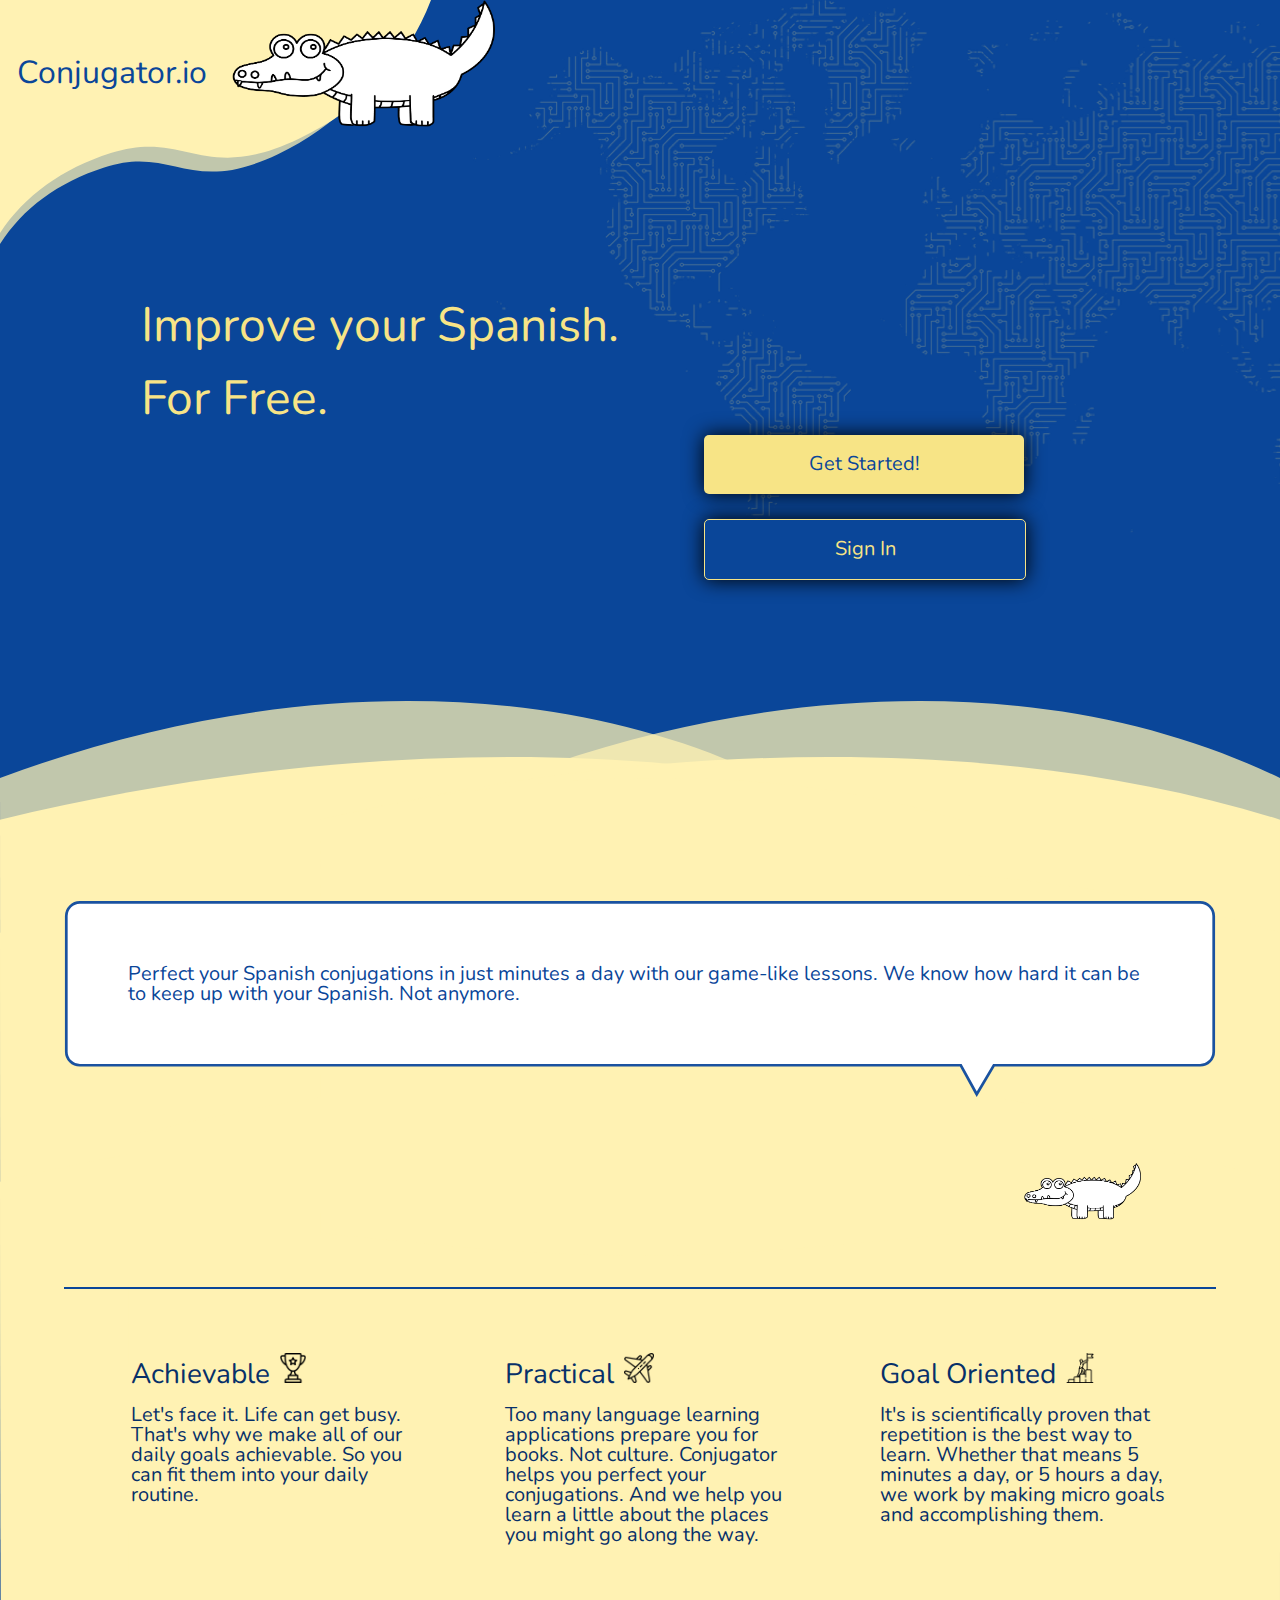
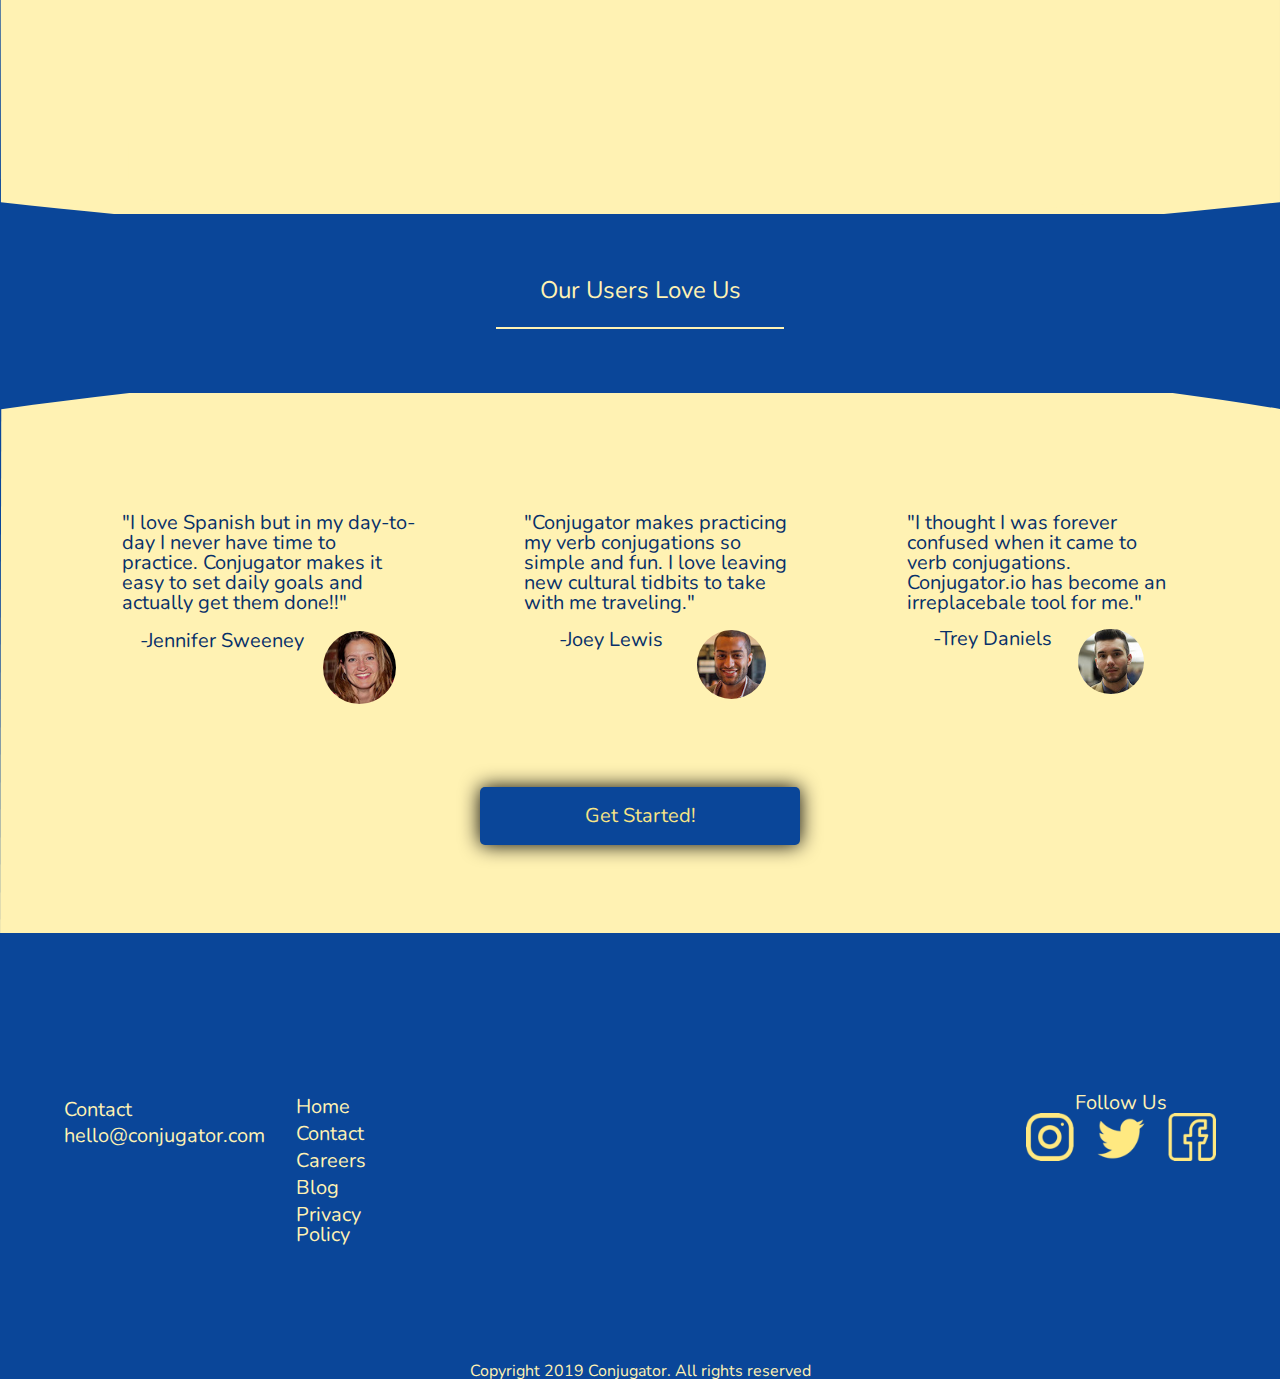
<file: Gavin-Dreyer/index.html>
<!DOCTYPE html>
<html lang="en">
<head>
    <meta charset="UTF-8">
    <meta name="viewport" content="width=device-width, initial-scale=1.0">
    <meta http-equiv="X-UA-Compatible" content="ie=edge">

    <title>Conjugator.io</title>

    <link href="https://fonts.googleapis.com/css?family=Nunito&display=swap" rel="stylesheet">
    <link rel="stylesheet" href="css/index.css">
    <title>Document</title>
</head>

<body>
    <section class="mainBody">
        <header>
            <div id="logoContainer">
                <p>Conjugator.io</p>
                <img id="alligator" src="assets/gatorlogo.svg" alt="Cartoon alligator">
                <div id="wave1"></div>
                <div id="wave2"></div>
            </div> 
            <h1>
                Improve your Spanish.
            </h1>
            <h1>
                For Free.
            </h1>
            <div id="btn1">
                <a href="https://adoring-mayer-239662.netlify.com/signup">
                    Get Started!
                </a>
            </div>
            <div id="btn2">
                <a href="https://adoring-mayer-239662.netlify.com/login">Sign In
                </a>
            </div>
        </header>

        <section class="about">
            <div id="aboutTop">
                <p>
                    Perfect your Spanish conjugations in just minutes a day with our game-like lessons. We know how hard it can be to keep up with your Spanish. Not anymore.
                </p>
            </div>

            <img id ="gator" src="assets/gatorlogo.svg" alt="Cartoon alligator">

            <div id="aboutBottom">
                <div class="bottomInfo">
                    <h3>
                        Achievable
                        <img src="assets/trophy icon.svg" alt="trophy">
                    </h3>
                    <p>
                        Let's face it. Life can get busy. That's why we make all of our daily goals achievable. So you can fit them into your daily routine.
                    </p>
                </div>
                <div class="bottomInfo">
                    <h3>
                        Practical
                        <img src="assets/airplane icon.svg" alt="airplane">
                    </h3>
                    <p>
                        Too many language learning applications prepare you for books. Not culture. Conjugator helps you perfect your conjugations. And we help you learn a little about the places you might go along the way.
                    </p>
                </div>
                <div class="bottomInfo">
                    <h3>
                        Goal Oriented
                        <img src="assets/goal icon.svg" alt="Lifting a flag in the sky">
                    </h3>
                    <p>
                        It's is scientifically proven that repetition is the best way to learn. Whether that means 5 minutes a day, or 5 hours a day, we work by making micro goals and accomplishing them.
                    </p>
                </div>
            </div>
        </section>
    

        <div id="middleText">
            Our Users Love Us
        </div>

    <section id="bottomHalf">
        <section id="userFeedBack">
            <div class="person">
                <p>
                    "I love Spanish but in my day-to-day I never have time to practice. Conjugator makes it easy to set daily goals and actually get them done!!"
                </p>
                <p class="name">
                    -Jennifer Sweeney
                    <img src="assets/customer-2.jpg" alt="woman">
                </p>
            </div>
            <div class="person">
                    <p>
                        "Conjugator makes practicing my verb conjugations so simple and fun. I love leaving new cultural tidbits to take with me traveling."
                    </p>
                    <p class="name">
                        -Joey Lewis
                        <img src="assets/customer-1.jpg" alt="man">
                    </p>
                </div>
            <div class="person">
                <p>
                    "I thought I was forever confused when it came to verb conjugations. Conjugator.io has become an irreplacebale tool for me."
                </p>
                <p class="name">
                    -Trey Daniels
                    <img src="assets/customer-3.jpg" alt="man">
                </p>
            </div>
        </section>

        <div id="bottomBtn">
            Get Started!
        </div>
    </section>

    <section class="contactInfo">
            <div id="contact">
                <div id="contactP">
                        <p>
                            Contact
                        </p>
                        <p>
                            hello@conjugator.com
                        </p>
                </div>
                <nav>
                    <a href="index.html">Home</a>
                    <a href="about.html">Contact</a>
                    <a href="#">Careers</a>
                    <a href="#">Blog</a>
                    <a href="#">Privacy Policy</a>
                </nav>
            </div>
            <div id="socials">
                <p>Follow Us</p>
                <img src="assets/social icons.png" alt="Instagram, Twitter, Facebook logos">
            </div>
    </section>

        <footer>
            Copyright 2019 Conjugator. All rights reserved
        </footer>
    </section>
</body>
</html>
</file>
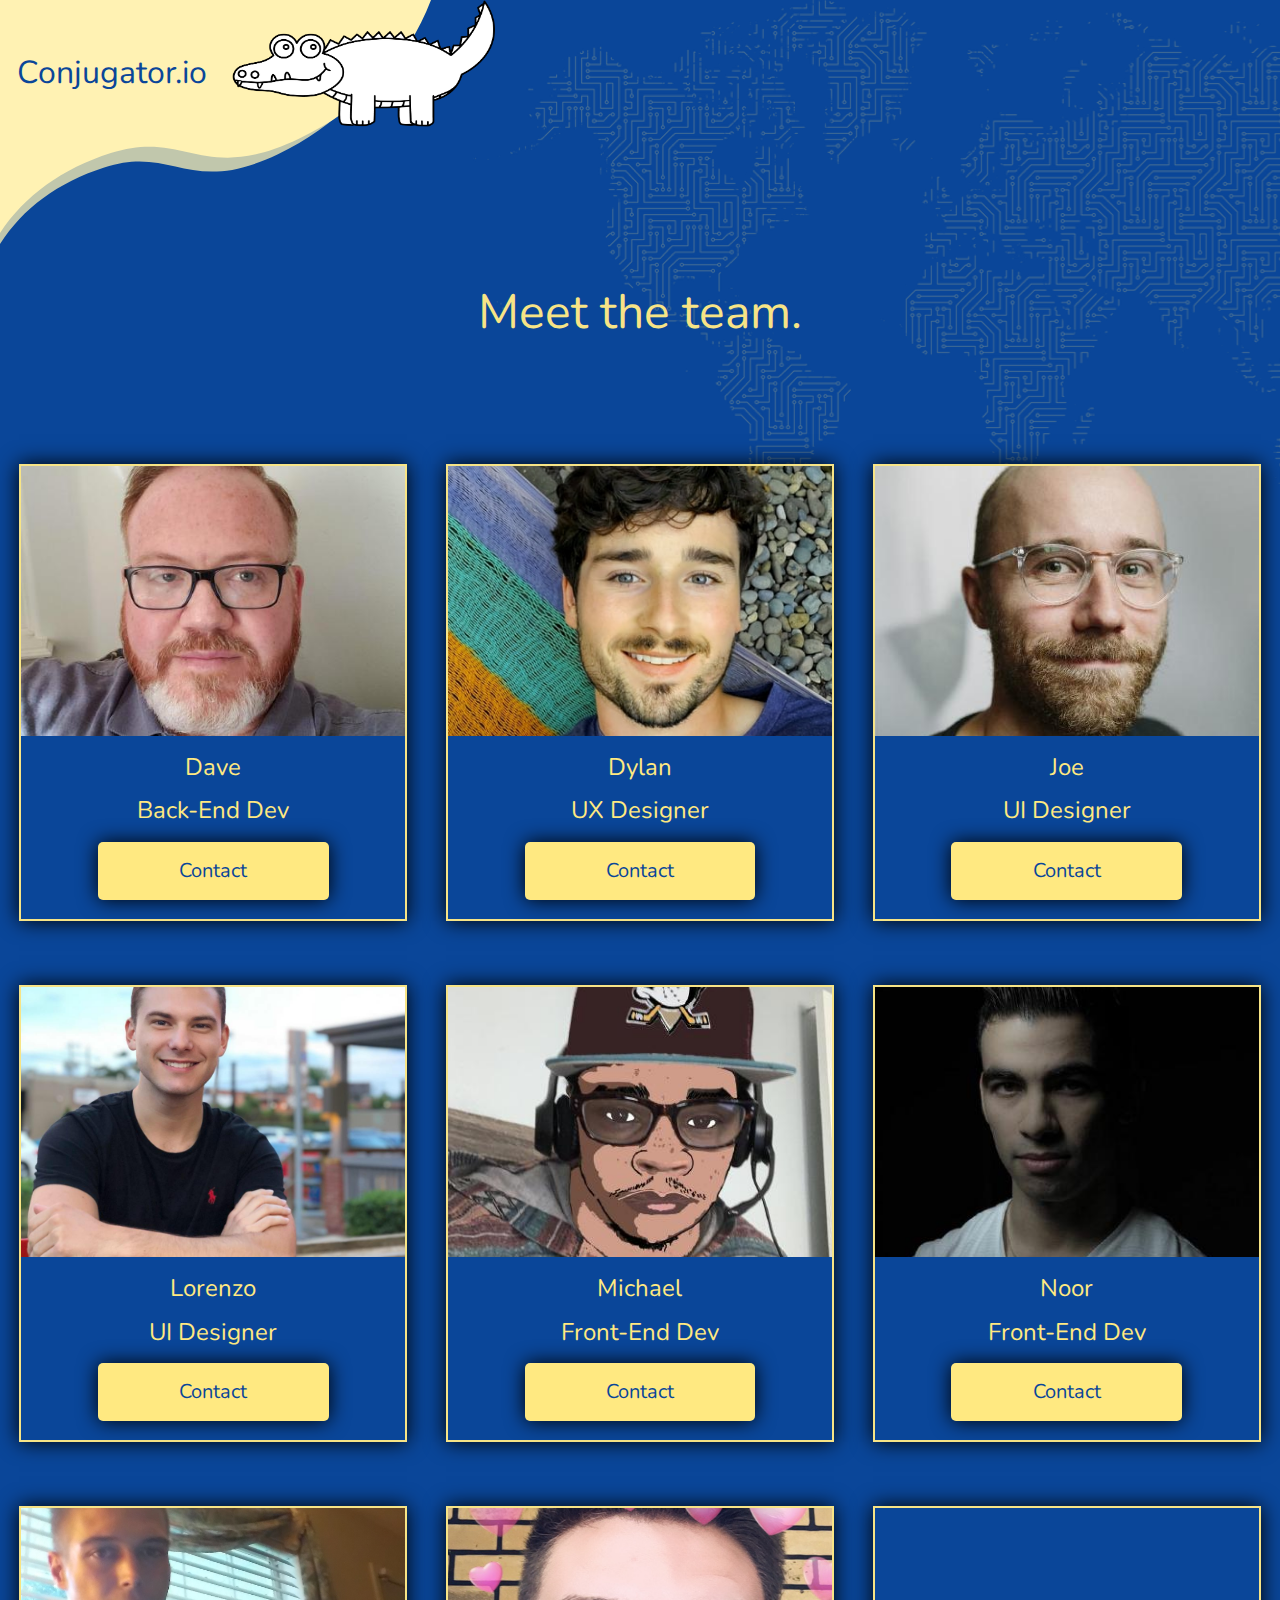
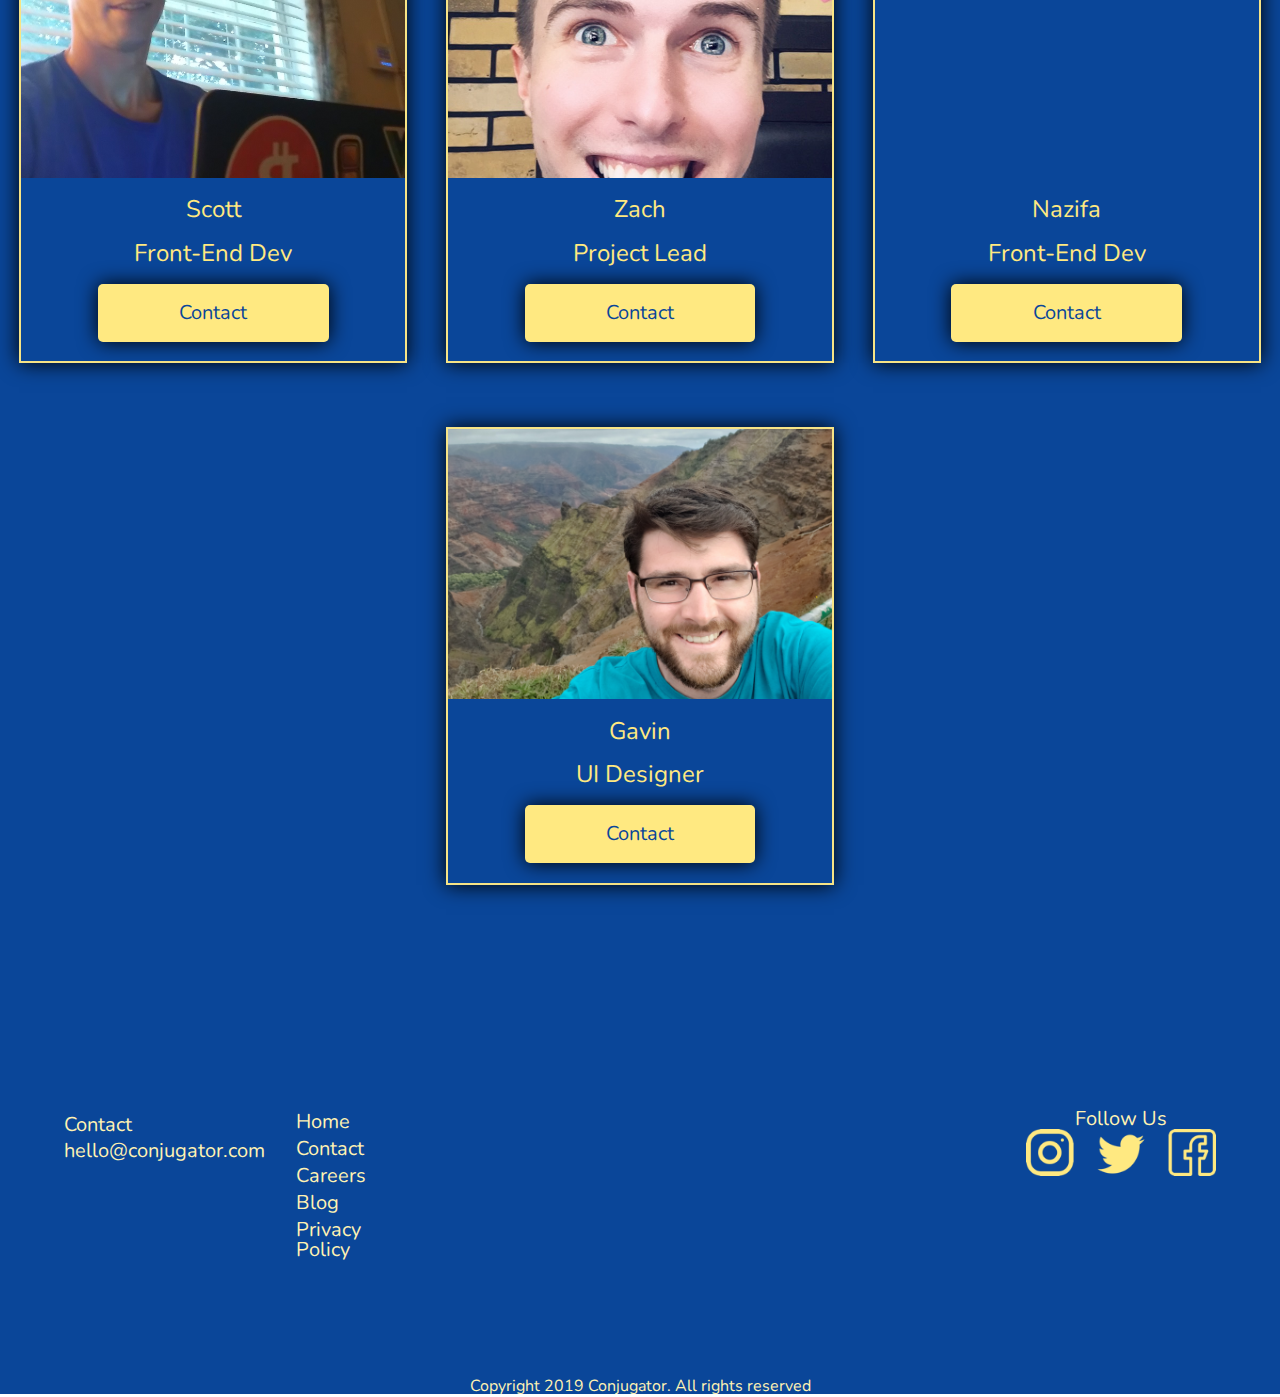
<file: Gavin-Dreyer/about.html>
<!DOCTYPE html>
<html lang="en">
<head>
    <meta charset="UTF-8">
    <meta name="viewport" content="width=device-width, initial-scale=1.0">
    <meta http-equiv="X-UA-Compatible" content="ie=edge">

    <title>Conjugator.io</title>

    <link href="https://fonts.googleapis.com/css?family=Nunito&display=swap" rel="stylesheet">
    <link rel="stylesheet" href="css/about.css">
    <title>Document</title>
</head>

<body>
    <section class="mainBody">
        <header>
            <div id="logoContainer">
                <p>Conjugator.io</p>
                <img id="alligator" src="assets/gatorlogo.svg" alt="Cartoon alligator">
            </div> 
            <h1>
                Meet the team.
            </h1>
        </header>

        <section id="teamContainer">
            <div class=team>
                <div class="picture1"></div>
                <p>Dave</p>
                <p>Back-End Dev</p>
                <div class="btn">Contact</div>
            </div>
            <div class=team>
                <div class="picture2"></div>
                <p>Dylan</p>
                <p>UX Designer</p>
                <div class="btn">Contact</div>
            </div>
            <div class=team>
                <div class="picture3"></div>
                <p>Joe</p>
                <p>UI Designer</p>
                <div class="btn">Contact</div>
            </div>
            <div class=team>
                <div class="picture4"></div>
                <p>Lorenzo</p>
                <p>UI Designer</p>
                <div class="btn">Contact</div>
            </div>
            <div class=team>
                <div class="picture5"></div>
                <p>Michael</p>
                <p>Front-End Dev</p>
                <div class="btn">Contact</div>
            </div>
            <div class=team>
                <div class="picture6"></div>
                <p>Noor</p>
                <p>Front-End Dev</p>
                <div class="btn">Contact</div>
            </div>
            <div class=team>
                <div class="picture7"></div>
                <p>Scott</p>
                <p>Front-End Dev</p>
                <div class="btn">Contact</div>
            </div>
            <div class=team>
                <div class="picture8"></div>
                <p>Zach</p>
                <p>Project Lead</p>
                <div class="btn">Contact</div>
            </div>
            <div class=team>
                <div class="picture9"></div>
                <p>Nazifa</p>
                <p>Front-End Dev</p>
                <div class="btn">Contact</div>
            </div>
            <div class=team>
                <div class="picture10"></div>
                <p>Gavin</p>
                <p>UI Designer</p>
                <div class="btn">Contact</div>
            </div>
        </section>

        <section class="contactInfo">
            <div id="contact">
                <div id="contactP">
                        <p>
                            Contact
                        </p>
                        <p>
                            hello@conjugator.com
                        </p>
                </div>
                <nav>
                    <a href="index.html">Home</a>
                    <a href="about.html">Contact</a>
                    <a href="#">Careers</a>
                    <a href="#">Blog</a>
                    <a href="#">Privacy Policy</a>
                </nav>
            </div>
            <div id="socials">
                <p>Follow Us</p>
                <img src="assets/social icons.png" alt="Instagram, Twitter, Facebook logos">
            </div>
        </section>
    
        <footer>
            Copyright 2019 Conjugator. All rights reserved
        </footer>
    </section>
</body>
</file>
<file: Gavin-Dreyer/css/index.css>
/* http://meyerweb.com/eric/tools/css/reset/ 
   v2.0 | 20110126
   License: none (public domain)
*/
html,
body,
div,
span,
applet,
object,
iframe,
h1,
h2,
h3,
h4,
h5,
h6,
p,
blockquote,
pre,
a,
abbr,
acronym,
address,
big,
cite,
code,
del,
dfn,
em,
img,
ins,
kbd,
q,
s,
samp,
small,
strike,
strong,
sub,
sup,
tt,
var,
b,
u,
i,
center,
dl,
dt,
dd,
ol,
ul,
li,
fieldset,
form,
label,
legend,
table,
caption,
tbody,
tfoot,
thead,
tr,
th,
td,
article,
aside,
canvas,
details,
embed,
figure,
figcaption,
footer,
header,
hgroup,
menu,
nav,
output,
ruby,
section,
summary,
time,
mark,
audio,
video {
  margin: 0;
  padding: 0;
  border: 0;
  font-size: 100%;
  font: inherit;
  vertical-align: baseline;
}
/* HTML5 display-role reset for older browsers */
article,
aside,
details,
figcaption,
figure,
footer,
header,
hgroup,
menu,
nav,
section {
  display: block;
}
body {
  line-height: 1;
}
ol,
ul {
  list-style: none;
}
blockquote,
q {
  quotes: none;
}
blockquote:before,
blockquote:after,
q:before,
q:after {
  content: '';
  content: none;
}
table {
  border-collapse: collapse;
  border-spacing: 0;
}
@keyframes pulse1 {
  0%,
  100% {
    background-color: #F7E486;
  }
  50% {
    background-color: lightgrey;
  }
}
@keyframes pulse2 {
  0%,
  100% {
    background-color: #0A4699;
  }
  50% {
    background-color: lightgrey;
  }
}
body {
  font-family: 'Nunito', sans-serif;
}
body .mainBody {
  background-image: url(../assets/yellowmap.png);
  background-color: #0A4699;
  background-repeat: no-repeat;
  background-position: 167% 0%, 50% 85%;
  background-size: auto, 100%;
  min-height: 240vh;
}
body .mainBody header #logoContainer {
  display: flex;
  font-size: 2rem;
  height: 32vh;
  width: 435px;
  background-image: url(../assets/wave.svg), url(../assets/wave2.svg);
  background-repeat: no-repeat;
  background-size: auto, 400px 270px;
}
body .mainBody header #logoContainer p {
  padding: 13% 0 0 4%;
  color: #0A4699;
}
body .mainBody header #logoContainer img {
  margin: 0 0 0 0;
  padding: 0 0 160px 25px;
}
body .mainBody header h1 {
  color: #F7E486;
  font-size: 3rem;
  margin: 0 0 0 10%;
  padding: 1%;
}
body .mainBody header #btn1 {
  display: flex;
  font-size: 1.25rem;
  background: #F7E486;
  color: #0A4699;
  width: 15%;
  justify-content: center;
  align-items: center;
  padding: 1.5% 5%;
  border-radius: 5px;
  margin: 0 0 2% 55%;
  box-shadow: 0 0 20px black;
}
body .mainBody header #btn1 a {
  text-decoration: none;
  font-size: 1.25rem;
  color: #0A4699;
}
body .mainBody header #btn1:hover {
  animation: pulse1 3s ease infinite alternate;
}
body .mainBody header #btn2 {
  display: flex;
  font-size: 1.25rem;
  background: #0A4699;
  color: #F7E486;
  width: 15%;
  justify-content: center;
  align-items: center;
  padding: 1.5% 5%;
  border-radius: 5px;
  border: 1px solid #F7E486;
  margin: 0 0 0 55%;
  box-shadow: 0 0 20px black;
}
body .mainBody header #btn2 a {
  text-decoration: none;
  font-size: 1.25rem;
  color: #F7E486;
}
body .mainBody header #btn2:hover {
  animation: pulse2 3s ease infinite alternate;
}
body .mainBody .about {
  margin: 5% 0 0 0;
  height: 130vh;
  background-image: url(../assets/hugeCenter.svg), url(../assets/hugeCenter.svg), url(../assets/hugeCenter.svg), url(../assets/hugeCenter.svg), url(../assets/hugeCenter.svg), url(../assets/hugeCenter.svg), url(../assets/hugeCenter.svg), url(../assets/hugeCenter.svg), url(../assets/topopache.svg), url(../assets/topopache.svg);
  background-size: 50%, 80%, 75%, 75%, 75%, 75%, 75%, 75%, 60%, 60%;
  background-position: 50% 19.5%, 50% 105%, 0 105%, 100% 105%, 100% 50%, 100% 25%, 0 25%, 0 50%, 0% 20%, 100% 20%;
  background-repeat: no-repeat;
}
body .mainBody .about #aboutTop {
  display: flex;
  flex-direction: column;
  align-items: flex-end;
  width: 100%;
  margin: 0 auto 0 auto;
  padding: 5% 0 0 0;
}
body .mainBody .about #aboutTop p {
  background-image: url(../assets/longbubble.svg);
  background-size: contain;
  background-position: 50% 50%;
  background-repeat: no-repeat;
  width: 80%;
  height: 15vh;
  margin: 10% auto 0 auto;
  padding: 10% 5% 5% 5%;
  font-size: 1.25rem;
  color: #0A4699;
}
body .mainBody .about #gator {
  margin: 0 0% 0 80%;
}
body .mainBody .about #aboutBottom {
  height: 40vh;
  width: 90%;
  display: flex;
  justify-content: space-evenly;
  margin: 5% auto 0 auto;
  padding: 5% 0 0 0;
  border-top: 2px solid #0A4699;
  color: #073069;
}
body .mainBody .about #aboutBottom .bottomInfo {
  width: 30%;
}
body .mainBody .about #aboutBottom .bottomInfo h3 {
  font-size: 1.75rem;
  padding: 0 0 0 11%;
}
body .mainBody .about #aboutBottom .bottomInfo h3 img {
  margin: 0 0 0 1%;
}
body .mainBody .about #aboutBottom .bottomInfo p {
  margin: 5% 0 0 0;
  padding: 0 0 0 11%;
  width: 85%;
  font-size: 1.25rem;
}
body .mainBody #middleText {
  margin: 5% auto 0 auto;
  font-size: 1.5rem;
  text-align: center;
  color: #FFF2B3;
  border-bottom: 2px solid #FFF2B3;
  width: 22.5%;
  padding: 0 0 2% 0;
}
body .mainBody #bottomHalf {
  display: flex;
  flex-direction: column;
  justify-content: space-around;
  background-image: url(../assets/Rounded.svg);
  background-size: cover;
  background-position: 50% 50%;
  background-repeat: no-repeat;
  height: 60vh;
  margin: 5% 0 0 0;
}
body .mainBody #bottomHalf #userFeedBack {
  display: flex;
  justify-content: space-around;
  height: 25vh;
  margin: 7.5% auto 0 auto;
  width: 90%;
  color: #073069;
}
body .mainBody #bottomHalf #userFeedBack .person {
  font-size: 1.25rem;
  display: flex;
  flex-direction: column;
  align-items: space-evenly;
  margin: 0 0 0 5%;
}
body .mainBody #bottomHalf #userFeedBack .person p {
  display: flex;
  justify-content: space-evenly;
  width: 85%;
  margin: 0 0 5% 0;
}
body .mainBody #bottomHalf #userFeedBack .person p img {
  border-radius: 50px;
  width: 25%;
  height: auto;
}
body .mainBody #bottomHalf #bottomBtn {
  display: flex;
  font-size: 1.25rem;
  background: #0A4699;
  color: #F7E486;
  width: 15%;
  justify-content: center;
  align-items: center;
  padding: 1.5% 5%;
  border-radius: 5px;
  margin: 0 auto 5% auto;
  box-shadow: 0 0 20px black;
}
body .mainBody #bottomHalf #bottomBtn:hover {
  animation: pulse2 3s ease infinite alternate;
}
body .mainBody .contactInfo {
  display: flex;
  width: 90%;
  height: 25vh;
  margin: 12.5% auto 0 auto;
  color: #FFF2B3;
  font-size: 1.25rem;
}
body .mainBody .contactInfo #contact {
  display: flex;
}
body .mainBody .contactInfo #contact #contactP {
  padding: 2.5% 0 0 0;
}
body .mainBody .contactInfo #contact #contactP p {
  padding: 0 0 3% 0;
}
body .mainBody .contactInfo #contact nav {
  display: flex;
  flex-direction: column;
  margin: 0 0 0 10%;
}
body .mainBody .contactInfo #contact nav a {
  text-decoration: none;
  color: #FFF2B3;
  padding: 5%;
}
body .mainBody .contactInfo #socials {
  margin: 0 0 0 60%;
}
body .mainBody .contactInfo #socials p {
  text-align: center;
  width: 100%;
}
body .mainBody .contactInfo #socials img {
  height: auto;
  width: 100%;
}
body .mainBody footer {
  text-align: center;
  color: #FFF2B3;
  margin: 3.5% 0 0 0;
}
@media (max-width: 500px) {
  body {
    max-width: 100%;
    height: 360vh;
  }
  body .mainBody {
    background-image: url(../assets/yellowmap.png);
    background-color: #0A4699;
    background-repeat: no-repeat;
    background-position: 50% 10%;
    background-size: contain;
  }
  body .mainBody header #logoContainer {
    height: 50vh;
    font-size: 1.5rem;
    width: 100%;
  }
  body .mainBody header #logoContainer img {
    height: 5vh;
    padding: 5% 0 0 0;
  }
  body .mainBody header h1 {
    margin: auto;
    text-align: center;
    font-size: 2.5rem;
  }
  body .mainBody header #btn1 {
    display: flex;
    font-size: 1.25rem;
    background: #F7E486;
    color: #0A4699;
    width: 40%;
    justify-content: center;
    align-items: center;
    padding: 1.5% 5%;
    border-radius: 5px;
    margin: 5% 0 4% 25%;
  }
  body .mainBody header #btn2 {
    display: flex;
    font-size: 1.25rem;
    background: #0A4699;
    color: #F7E486;
    width: 40%;
    justify-content: center;
    align-items: center;
    padding: 1.5% 5%;
    border-radius: 5px;
    border: 1px solid #F7E486;
    margin: 0 0 0 25%;
  }
  body .mainBody .about {
    margin: 10% 0 0 0;
    height: 130vh;
    background-image: url(../assets/hugeCenter.svg), url(../assets/hugeCenter.svg), url(../assets/hugeCenter.svg), url(../assets/hugeCenter.svg), url(../assets/hugeCenter.svg), url(../assets/hugeCenter.svg), url(../assets/hugeCenter.svg), url(../assets/topopache.svg), url(../assets/topopache.svg), url(../assets/hugeCenter.svg);
    background-size: 100%, 100%, 100%, 100%, 100%, 100%, 100%, 60%, 60%, 100%;
    background-position: 0 100%, 0 90%, 0 80%, 100% 25%, 100% 25%, 0 25%, 0 50%, 0% 24%, 100% 24%, 0 30%;
    background-repeat: no-repeat;
    max-width: 100%;
  }
  body .mainBody .about #aboutTop {
    display: flex;
    flex-direction: column;
    align-items: flex-end;
    max-width: 90%;
    padding: 070% 0 0 0;
    margin: 0% auto 0 auto;
    border-radius: 5px;
    background-image: url(../assets/textbubble.svg);
    background-size: 75%;
    background-position: 50% 90%;
    background-repeat: no-repeat;
  }
  body .mainBody .about #aboutTop p {
    background-image: none;
    width: 65%;
    height: 2.5vh;
    margin: 0 auto 0 auto;
    padding: 0% 0 40% 0;
    font-size: 0.85rem;
    color: #0A4699;
  }
  body .mainBody .about #gator {
    margin: 0 0 0 60%;
  }
  body .mainBody .about #aboutBottom {
    height: 70vh;
    width: 100%;
    display: flex;
    flex-direction: column;
    flex-wrap: wrap;
    align-content: center;
    padding: 5% 0 5% 0;
    margin: 0 auto 0 auto;
    background-image: url(../assets/hugeCenter.svg);
    border-radius: 95px;
  }
  body .mainBody .about #aboutBottom .bottomInfo {
    width: 90%;
  }
  body .mainBody .about #aboutBottom .bottomInfo h3 {
    font-size: 1rem;
    padding: 0 0 0 11%;
  }
  body .mainBody .about #aboutBottom .bottomInfo h3 img {
    margin: 0 0 0 1%;
  }
  body .mainBody .about #aboutBottom .bottomInfo p {
    margin: 5% 0 0 0;
    padding: 0 0 0 11%;
    width: 85%;
    font-size: 1rem;
  }
  body .mainBody #middleText {
    margin: 30% auto 10% auto;
    font-size: 1.5rem;
    text-align: center;
    color: #FFF2B3;
    border-bottom: 2px solid #FFF2B3;
    width: 50%;
    padding: 0 0 2% 0;
  }
  body .mainBody #bottomHalf {
    display: flex;
    flex-direction: column;
    justify-content: space-around;
    background-image: url(../assets/Rounded.svg);
    background-size: cover;
    background-position: 50% 50%;
    background-repeat: no-repeat;
    height: 100vh;
    margin: 0 0 0 0;
  }
  body .mainBody #bottomHalf #userFeedBack {
    display: flex;
    flex-direction: column;
    justify-content: space-around;
    height: 50vh;
    margin: 7.5% auto 0 auto;
    width: 90%;
  }
  body .mainBody #bottomHalf #userFeedBack .person {
    font-size: 1rem;
    display: flex;
    flex-direction: column;
    align-items: space-evenly;
    margin: auto 0 auto 20%;
  }
  body .mainBody #bottomHalf #userFeedBack .person p {
    display: flex;
    justify-content: space-evenly;
    width: 85%;
    margin: 0 0 5% 0;
  }
  body .mainBody #bottomHalf #userFeedBack .person p img {
    border-radius: 50px;
    width: 15%;
    height: auto;
  }
  body .mainBody #bottomHalf #bottomBtn {
    display: flex;
    font-size: 1.25rem;
    background: #0A4699;
    color: #F7E486;
    width: 40%;
    justify-content: center;
    align-items: center;
    padding: 1.5% 5%;
    border-radius: 5px;
    margin: 0 auto 5% auto;
  }
  body .mainBody .contactInfo {
    display: flex;
    flex-direction: column;
    margin: 5% 0 20% 0;
  }
  body .mainBody .contactInfo #contact nav {
    margin: 0;
  }
  body .mainBody .contactInfo #socials {
    margin: 0 0 0 0;
  }
  body .mainBody .contactInfo #socials p {
    padding: 0 0 0 0;
  }
  body .mainBody .contactInfo #socials img {
    height: auto;
    width: 50%;
    margin: 0 0 0 25%;
  }
}
</file>
<file: Gavin-Dreyer/css/about.css>
/* http://meyerweb.com/eric/tools/css/reset/ 
   v2.0 | 20110126
   License: none (public domain)
*/
html,
body,
div,
span,
applet,
object,
iframe,
h1,
h2,
h3,
h4,
h5,
h6,
p,
blockquote,
pre,
a,
abbr,
acronym,
address,
big,
cite,
code,
del,
dfn,
em,
img,
ins,
kbd,
q,
s,
samp,
small,
strike,
strong,
sub,
sup,
tt,
var,
b,
u,
i,
center,
dl,
dt,
dd,
ol,
ul,
li,
fieldset,
form,
label,
legend,
table,
caption,
tbody,
tfoot,
thead,
tr,
th,
td,
article,
aside,
canvas,
details,
embed,
figure,
figcaption,
footer,
header,
hgroup,
menu,
nav,
output,
ruby,
section,
summary,
time,
mark,
audio,
video {
  margin: 0;
  padding: 0;
  border: 0;
  font-size: 100%;
  font: inherit;
  vertical-align: baseline;
}
/* HTML5 display-role reset for older browsers */
article,
aside,
details,
figcaption,
figure,
footer,
header,
hgroup,
menu,
nav,
section {
  display: block;
}
body {
  line-height: 1;
}
ol,
ul {
  list-style: none;
}
blockquote,
q {
  quotes: none;
}
blockquote:before,
blockquote:after,
q:before,
q:after {
  content: '';
  content: none;
}
table {
  border-collapse: collapse;
  border-spacing: 0;
}
@keyframes pulse1 {
  0%,
  100% {
    background-color: #F7E486;
  }
  50% {
    background-color: lightgrey;
  }
}
body {
  font-family: 'Nunito', sans-serif;
}
body .mainBody {
  background-image: url(../assets/yellowmap.png);
  background-color: #0A4699;
  background-repeat: no-repeat;
  background-position: 167% 0%;
  background-size: auto;
  background-attachment: fixed;
  min-height: 240vh;
}
body .mainBody header {
  margin: 0 0 10% 0;
}
body .mainBody header #logoContainer {
  display: flex;
  font-size: 2rem;
  height: 32vh;
  width: 435px;
  background-image: url(../assets/wave.svg), url(../assets/wave2.svg);
  background-repeat: no-repeat;
  background-size: auto, 400px 270px;
}
body .mainBody header #logoContainer p {
  padding: 13% 0 0 4%;
  color: #0A4699;
}
body .mainBody header #logoContainer img {
  margin: 0 0 0 0;
  padding: 0 0 160px 25px;
}
body .mainBody header h1 {
  color: #F7E486;
  font-size: 3rem;
  margin: 0 auto 0 auto;
  text-align: center;
}
body .mainBody #teamContainer {
  display: flex;
  flex-wrap: wrap;
  justify-content: space-around;
  color: white;
}
body .mainBody #teamContainer .team {
  display: flex;
  flex-direction: column;
  align-items: center;
  width: 30%;
  border: 2px solid #F7E486;
  margin: 0 0 5% 0;
  box-shadow: 0 0 20px black;
  background: #0A4699;
}
body .mainBody #teamContainer .team .picture1 {
  width: 100%;
  height: 30vh;
  background-image: url(../assets/Dave.jpeg);
  background-repeat: no-repeat;
  background-size: cover;
  background-position: center;
}
body .mainBody #teamContainer .team .picture2 {
  width: 100%;
  height: 30vh;
  background-image: url(../assets/Dylan.jpg);
  background-repeat: no-repeat;
  background-size: cover;
  background-position: center;
}
body .mainBody #teamContainer .team .picture3 {
  width: 100%;
  height: 30vh;
  background-image: url(../assets/Joe.jpeg);
  background-repeat: no-repeat;
  background-size: cover;
  background-position: center;
}
body .mainBody #teamContainer .team .picture4 {
  width: 100%;
  height: 30vh;
  background-image: url(../assets/lorenzo.jpg);
  background-repeat: no-repeat;
  background-size: cover;
  background-position: center;
}
body .mainBody #teamContainer .team .picture5 {
  width: 100%;
  height: 30vh;
  background-image: url(../assets/Michael.jpeg);
  background-repeat: no-repeat;
  background-size: cover;
  background-position: center;
}
body .mainBody #teamContainer .team .picture6 {
  width: 100%;
  height: 30vh;
  background-image: url(../assets/Noor.jpeg);
  background-repeat: no-repeat;
  background-size: cover;
  background-position: center;
}
body .mainBody #teamContainer .team .picture7 {
  width: 100%;
  height: 30vh;
  background-image: url(../assets/Scott.jpg);
  background-repeat: no-repeat;
  background-size: cover;
  background-position: center;
}
body .mainBody #teamContainer .team .picture8 {
  width: 100%;
  height: 30vh;
  background-image: url(../assets/Zach.JPG);
  background-repeat: no-repeat;
  background-size: cover;
  background-position: center;
}
body .mainBody #teamContainer .team .picture9 {
  width: 100%;
  height: 30vh;
  background-repeat: no-repeat;
  background-size: cover;
  background-position: center;
}
body .mainBody #teamContainer .team .picture10 {
  width: 100%;
  height: 30vh;
  background-image: url(../assets/Gavin.jpg);
  background-repeat: no-repeat;
  background-size: cover;
  background-position: center;
}
body .mainBody #teamContainer .team p {
  text-align: center;
  color: #FFE981;
  font-size: 1.5rem;
  margin: 5% auto 0 auto;
}
body .mainBody #teamContainer .team .btn {
  margin: 5% 0 5% 0;
  display: flex;
  font-size: 1.25rem;
  background: #FFE981;
  color: #0A4699;
  width: 50%;
  justify-content: center;
  align-items: center;
  padding: 5%;
  border-radius: 5px;
  box-shadow: 0 0 20px black;
}
body .mainBody #teamContainer .team .btn:hover {
  animation: pulse1 3s ease infinite alternate;
}
body .mainBody .contactInfo {
  display: flex;
  width: 90%;
  height: 25vh;
  margin: 12.5% auto 0 auto;
  color: #FFF2B3;
  font-size: 1.25rem;
}
body .mainBody .contactInfo #contact {
  display: flex;
}
body .mainBody .contactInfo #contact #contactP {
  padding: 2.5% 0 0 0;
}
body .mainBody .contactInfo #contact #contactP p {
  padding: 0 0 3% 0;
}
body .mainBody .contactInfo #contact nav {
  display: flex;
  flex-direction: column;
  margin: 0 0 0 10%;
}
body .mainBody .contactInfo #contact nav a {
  text-decoration: none;
  color: #FFF2B3;
  padding: 5%;
}
body .mainBody .contactInfo #socials {
  margin: 0 0 0 60%;
}
body .mainBody .contactInfo #socials p {
  text-align: center;
  width: 100%;
}
body .mainBody .contactInfo #socials img {
  height: auto;
  width: 100%;
}
body .mainBody footer {
  text-align: center;
  color: #FFF2B3;
  margin: 3.5% 0 0 0;
}
@media (max-width: 500px) {
  body {
    max-width: 100%;
  }
  body .mainBody {
    background-image: url(../assets/yellowmap.png);
    background-color: #0A4699;
    background-repeat: no-repeat;
    background-position: 50% 32.5%;
    background-size: contain;
  }
  body .mainBody header {
    margin: 0 0 20% 0;
  }
  body .mainBody header #logoContainer {
    height: 50vh;
    width: 100%;
  }
  body .mainBody header #logoContainer img {
    height: 5vh;
    padding: 5% 0 0 0;
  }
  body .mainBody #teamContainer {
    display: flex;
    flex-direction: column;
    margin: auto;
    width: 90%;
  }
  body .mainBody #teamContainer .team {
    width: 100%;
    display: flex;
  }
  body .mainBody #teamContainer .team .picture1 {
    width: 100%;
    height: 40vh;
    background-image: url(../assets/Dave.jpeg);
    background-repeat: no-repeat;
    background-size: contain;
    background-position: center;
  }
  body .mainBody #teamContainer .team .picture2 {
    width: 100%;
    height: 40vh;
    background-image: url(../assets/Dylan.jpg);
    background-repeat: no-repeat;
    background-size: contain;
    background-position: center;
  }
  body .mainBody #teamContainer .team .picture3 {
    width: 100%;
    height: 40vh;
    background-image: url(../assets/Joe.jpeg);
    background-repeat: no-repeat;
    background-size: contain;
    background-position: center;
  }
  body .mainBody #teamContainer .team .picture4 {
    width: 100%;
    height: 40vh;
    background-image: url(../assets/lorenzo.jpg);
    background-repeat: no-repeat;
    background-size: contain;
    background-position: center;
  }
  body .mainBody #teamContainer .team .picture5 {
    width: 100%;
    height: 40vh;
    background-image: url(../assets/Michael.jpeg);
    background-repeat: no-repeat;
    background-size: contain;
    background-position: center;
  }
  body .mainBody #teamContainer .team .picture6 {
    width: 100%;
    height: 40vh;
    background-image: url(../assets/Noor.jpeg);
    background-repeat: no-repeat;
    background-size: contain;
    background-position: center;
  }
  body .mainBody #teamContainer .team .picture7 {
    width: 100%;
    height: 40vh;
    background-image: url(../assets/Scott.jpg);
    background-repeat: no-repeat;
    background-size: contain;
    background-position: center;
  }
  body .mainBody #teamContainer .team .picture8 {
    width: 100%;
    height: 40vh;
    background-image: url(../assets/Zach.JPG);
    background-repeat: no-repeat;
    background-size: contain;
    background-position: center;
  }
  body .mainBody #teamContainer .team .picture9 {
    width: 100%;
    height: 40vh;
    background-repeat: no-repeat;
    background-size: contain;
    background-position: center;
  }
  body .mainBody #teamContainer .team .picture10 {
    width: 100%;
    height: 40vh;
    background-image: url(../assets/Gavin.jpg);
    background-repeat: no-repeat;
    background-size: contain;
    background-position: center;
  }
  body .mainBody .contactInfo {
    display: flex;
    flex-direction: column;
    margin: 5% 0 20% 0;
  }
  body .mainBody .contactInfo #socials {
    margin: 0 0 0 0;
  }
  body .mainBody .contactInfo #socials p {
    padding: 5% 0 0 0;
  }
  body .mainBody .contactInfo #socials img {
    height: auto;
    width: 50%;
    margin: 0 0 0 25%;
  }
  body .mainBody footer {
    margin: 10% 0 0 0;
  }
}
</file>
